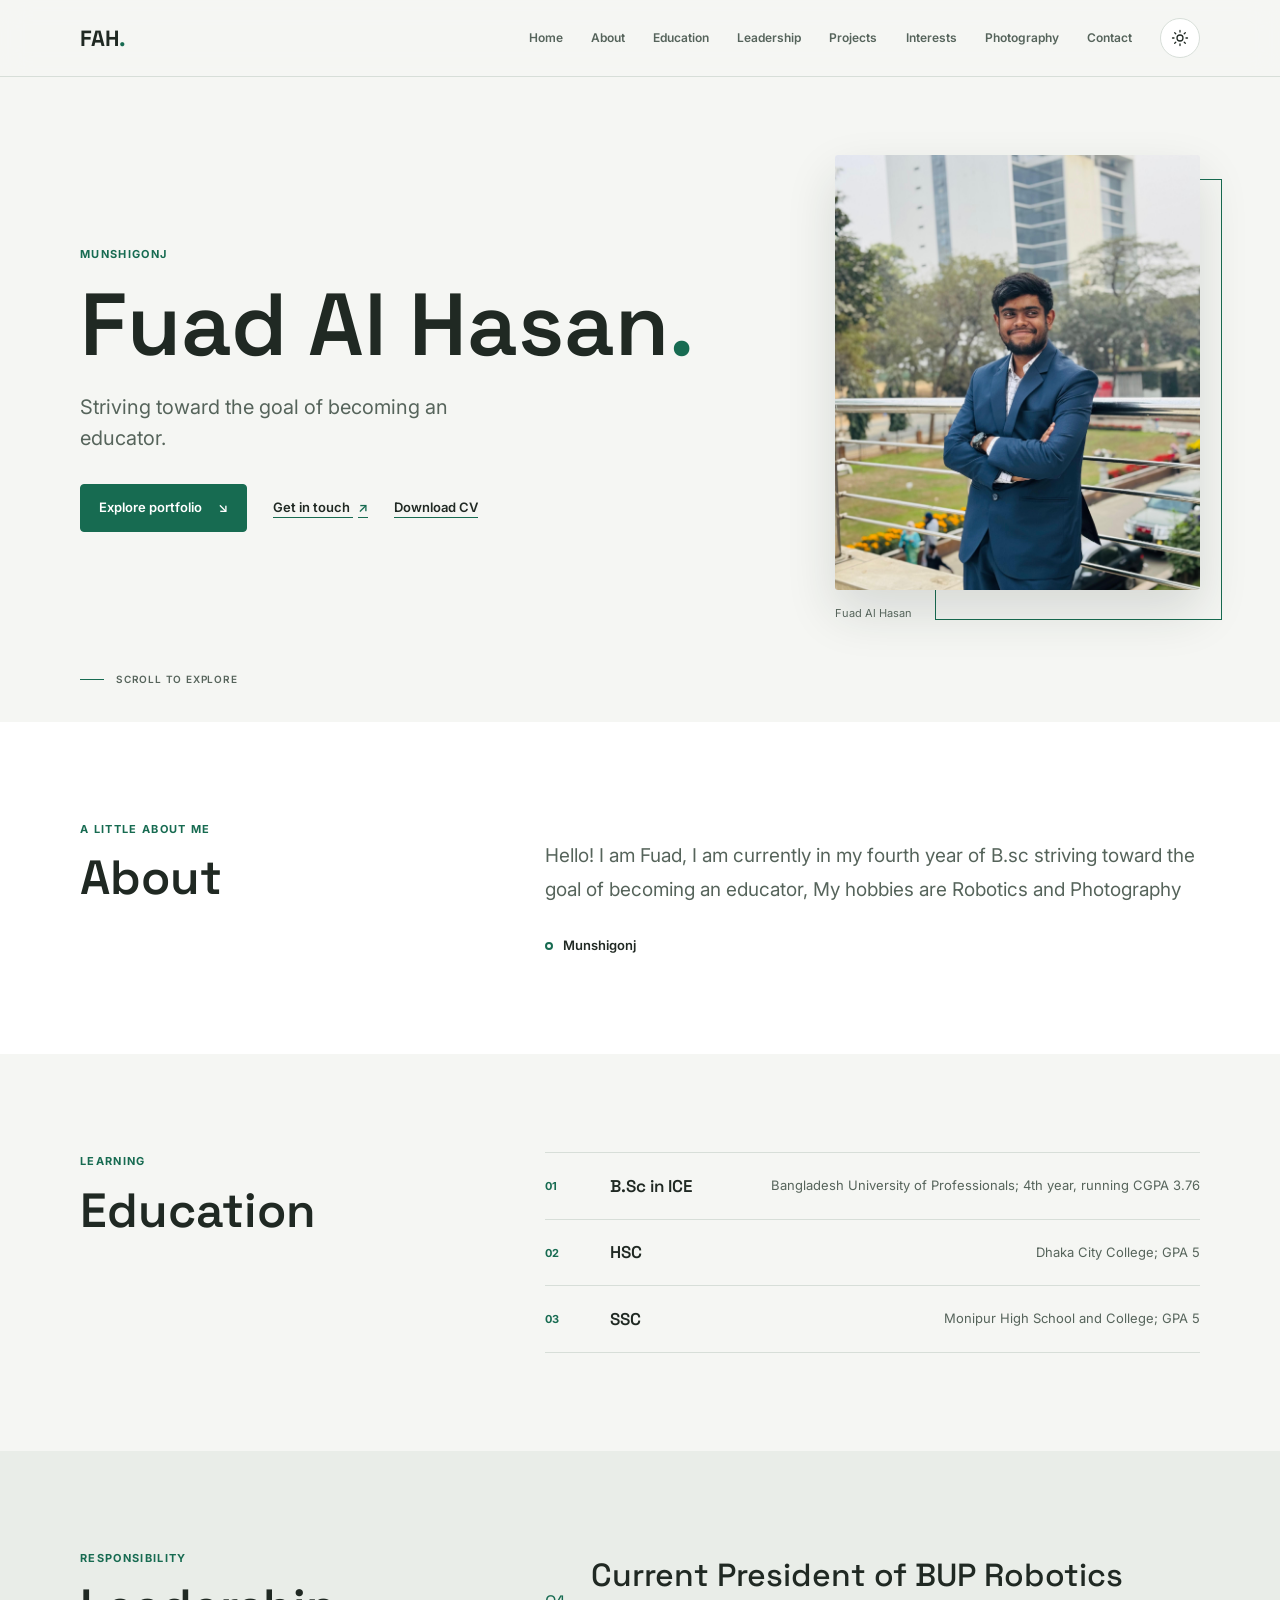
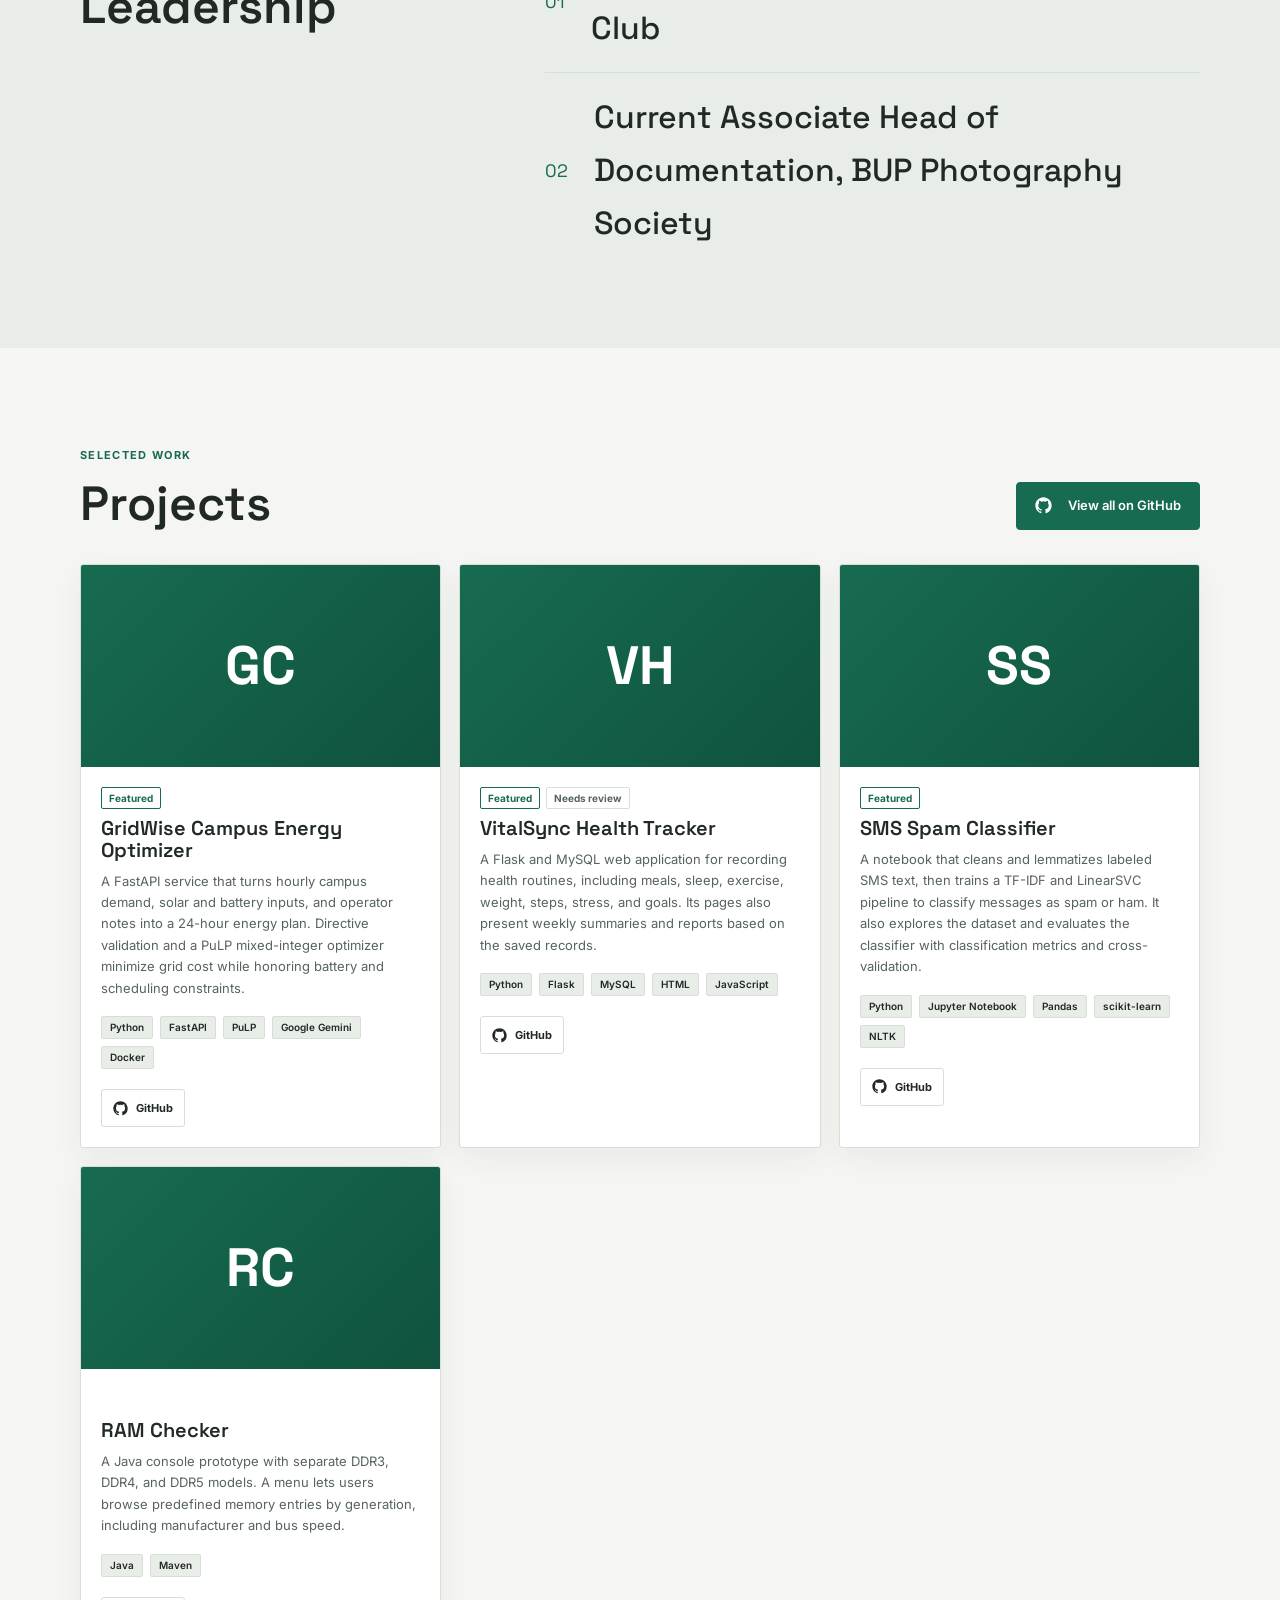
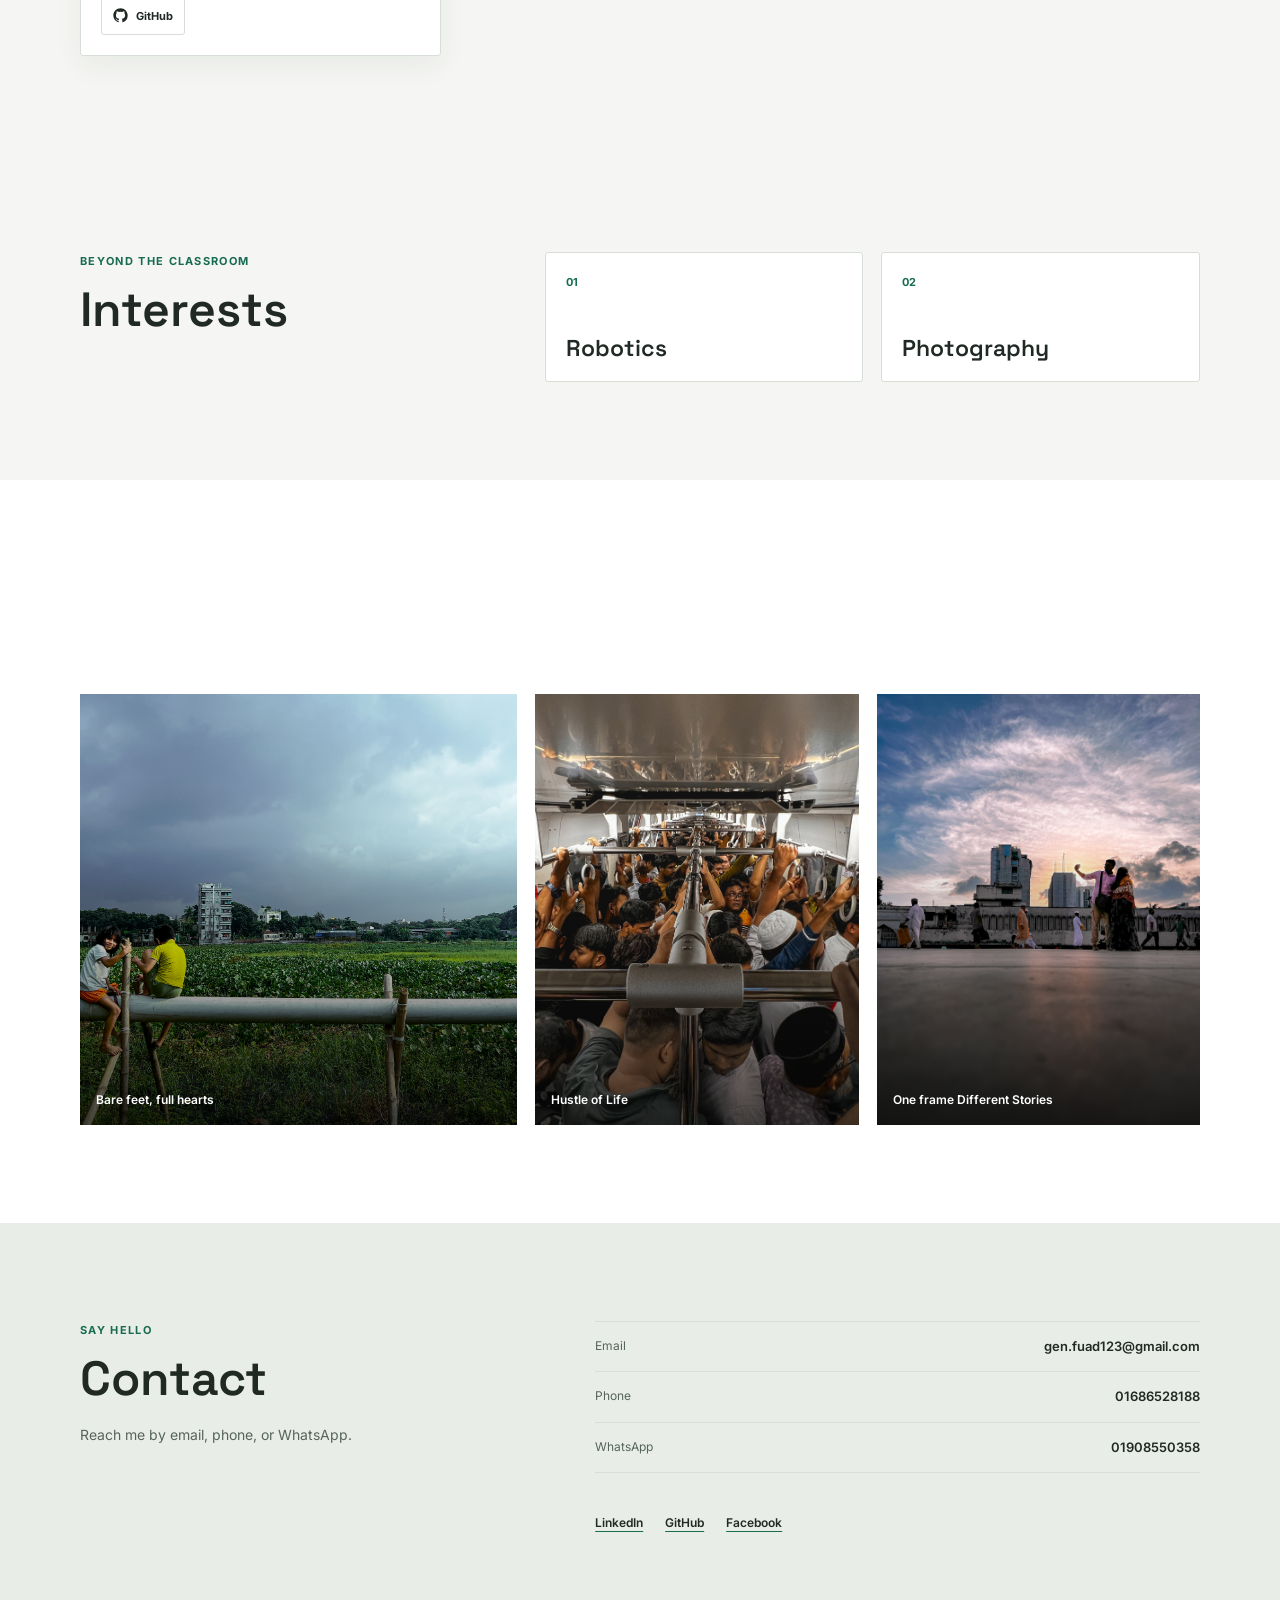
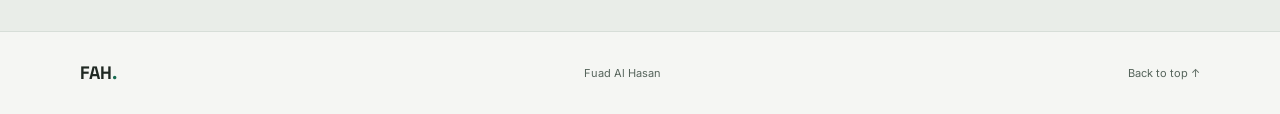
<file: index.html>
<!doctype html>
<html lang="en">
<head>
  <meta charset="utf-8">
  <meta name="viewport" content="width=device-width, initial-scale=1">
  <meta name="theme-color" content="#f5f6f3">
  <meta name="description" content="Fuad Al Hasan's personal portfolio.">
  <title>Fuad Al Hasan | Portfolio</title>
  <link rel="icon" href="assets/favicon.svg" type="image/svg+xml">
  <link rel="preconnect" href="https://fonts.googleapis.com">
  <link rel="preconnect" href="https://fonts.gstatic.com" crossorigin>
  <link href="https://fonts.googleapis.com/css2?family=Inter:wght@400;500;600;700&family=Space+Grotesk:wght@500;600;700&display=swap" rel="stylesheet">
  <script>(() => { const saved = localStorage.getItem('fuad-portfolio-theme'); const system = matchMedia('(prefers-color-scheme: dark)').matches ? 'dark' : 'light'; document.documentElement.dataset.theme = saved || system; })();</script>
  <link rel="stylesheet" href="css/themes.css">
  <link rel="stylesheet" href="css/main.css">
  <link rel="stylesheet" href="css/responsive.css">
  <script src="js/data.js" defer></script>
  <script src="js/theme.js" defer></script>
  <script src="js/contact.js" defer></script>
  <script src="js/main.js" defer></script>
</head>
<body>
  <a class="skip-link" href="#main-content">Skip to content</a>
  <header class="site-header"><nav class="site-nav page-shell" aria-label="Main navigation">
    <a class="site-nav__brand" href="index.html" aria-label="Fuad Al Hasan, home">FAH<span>.</span></a>
    <button class="site-nav__menu-toggle" type="button" aria-expanded="false" aria-controls="site-menu" aria-label="Open navigation menu"><span></span><span></span></button>
    <div class="site-nav__menu" id="site-menu">
      <a class="site-nav__link" href="#home">Home</a><a class="site-nav__link" href="#about">About</a>
      <a class="site-nav__link" href="#education">Education</a><a class="site-nav__link" href="#leadership">Leadership</a>
      <a class="site-nav__link" href="#projects">Projects</a><a class="site-nav__link" href="#interests">Interests</a>
      <a class="site-nav__link" href="photography.html">Photography</a>
      <a class="site-nav__link" href="#contact">Contact</a>
      <button class="theme-toggle" type="button" aria-label="Switch to dark theme" title="Switch theme">
        <svg class="theme-toggle__icon theme-toggle__icon--sun" viewBox="0 0 24 24" aria-hidden="true"><circle cx="12" cy="12" r="4"></circle><path d="M12 2v2m0 16v2M4.93 4.93l1.42 1.42m11.3 11.3 1.42 1.42M2 12h2m16 0h2M4.93 19.07l1.42-1.42m11.3-11.3 1.42-1.42"></path></svg>
        <svg class="theme-toggle__icon theme-toggle__icon--moon" viewBox="0 0 24 24" aria-hidden="true"><path d="M20.2 15.1A8.5 8.5 0 0 1 8.9 3.8 8.5 8.5 0 1 0 20.2 15.1Z"></path></svg>
      </button>
    </div>
  </nav></header>
  <main id="main-content">
    <section class="hero page-shell reveal" id="home" aria-labelledby="hero-title">
      <div class="hero__copy"><p class="eyebrow" data-profile="hometown"></p><h1 id="hero-title"><span data-profile="name"></span><span class="hero__period">.</span></h1>
        <p class="hero__tagline" data-profile="tagline"></p><div class="hero__actions"><a class="button button--primary" href="#about">Explore portfolio <span aria-hidden="true">↘</span></a><a class="text-link" href="#contact">Get in touch <span aria-hidden="true">↗</span></a><a class="text-link" data-cv-download></a></div>
      </div>
      <figure class="hero__portrait"><img src="assets/images/profile.jpg" alt="Portrait of Fuad Al Hasan" fetchpriority="high"><figcaption data-profile="name"></figcaption></figure>
      <a class="hero__scroll" href="#about" aria-label="Scroll to About section"><span></span> Scroll to explore</a>
    </section>
    <section class="content-section content-section--about" id="about" aria-labelledby="about-title"><div class="page-shell section-grid reveal"><div class="section-heading"><p class="eyebrow">A little about me</p><h2 id="about-title">About</h2></div><div class="section-body"><p class="about__bio" data-profile="bio"></p><p class="about__location"><span class="about__location-mark" aria-hidden="true"></span><span data-profile="hometown"></span></p></div></div></section>
    <section class="content-section" id="education" aria-labelledby="education-title"><div class="page-shell section-grid reveal"><div class="section-heading"><p class="eyebrow">Learning</p><h2 id="education-title">Education</h2></div><div class="education-list" id="education-list"></div></div></section>
    <section class="content-section content-section--soft" id="leadership" aria-labelledby="leadership-title"><div class="page-shell section-grid reveal"><div class="section-heading"><p class="eyebrow">Responsibility</p><h2 id="leadership-title">Leadership</h2></div><div class="leadership-list" id="leadership-list"></div></div></section>
    <section class="content-section content-section--projects" id="projects" aria-labelledby="projects-title"><div class="page-shell">
      <div class="projects-intro reveal"><div class="section-heading"><p class="eyebrow">Selected work</p><h2 id="projects-title">Projects</h2></div>
        <a class="button button--primary projects-intro__link" href="https://github.com/CoderPanda1463" target="_blank" rel="noopener noreferrer">
          <svg viewBox="0 0 24 24" aria-hidden="true"><path d="M12 .5C5.65.5.5 5.65.5 12c0 5.1 3.3 9.43 7.87 10.96.58.11.79-.25.79-.56v-2.06c-3.2.7-3.87-1.35-3.87-1.35-.52-1.33-1.28-1.68-1.28-1.68-1.05-.72.08-.7.08-.7 1.16.08 1.77 1.19 1.77 1.19 1.03 1.77 2.69 1.26 3.34.96.1-.74.4-1.26.73-1.55-2.55-.29-5.24-1.28-5.24-5.7 0-1.26.45-2.28 1.19-3.09-.12-.29-.52-1.47.11-3.06 0 0 .97-.31 3.16 1.18a10.9 10.9 0 0 1 5.75 0c2.19-1.49 3.16-1.18 3.16-1.18.63 1.59.23 2.77.11 3.06.74.81 1.19 1.83 1.19 3.09 0 4.43-2.7 5.41-5.27 5.69.41.35.78 1.03.78 2.08v3.09c0 .31.21.68.8.56A11.5 11.5 0 0 0 23.5 12C23.5 5.65 18.35.5 12 .5z"></path></svg>
          View all on GitHub
        </a>
      </div>
      <div class="projects-grid" id="projects-list" aria-label="Selected GitHub projects"></div>
    </div></section>
    <section class="content-section" id="interests" aria-labelledby="interests-title"><div class="page-shell section-grid reveal"><div class="section-heading"><p class="eyebrow">Beyond the classroom</p><h2 id="interests-title">Interests</h2></div><div class="interest-list" id="interest-list"></div></div></section>
    <section class="content-section content-section--gallery" aria-labelledby="featured-title"><div class="page-shell"><div class="gallery-intro reveal"><div><p class="eyebrow">Through my lens</p><h2 id="featured-title">Photography</h2></div><a class="text-link" href="photography.html">View all photos <span aria-hidden="true">↗</span></a></div><div class="featured-grid" id="featured-photos"></div></div></section>
    <section class="content-section content-section--contact" id="contact" aria-labelledby="contact-title"><div class="page-shell contact-layout reveal"><div class="contact-layout__intro"><p class="eyebrow">Say hello</p><h2 id="contact-title">Contact</h2><p>Reach me by email, phone, or WhatsApp.</p></div><div class="contact-layout__details" id="contact-details"></div><div class="social-links" id="social-links" aria-label="Social links"></div></div></section>
  </main>
  <footer class="site-footer"><div class="page-shell site-footer__inner"><a class="site-footer__brand" href="#home">FAH<span>.</span></a><p data-profile="name"></p><a class="site-footer__top" href="#home">Back to top ↑</a></div></footer>
</body>
</html>
</file>
<file: css/themes.css>
:root {
  color-scheme: light;
  --color-bg: #f5f6f3;
  --color-surface: #ffffff;
  --color-surface-muted: #e9ede8;
  --color-text: #202923;
  --color-text-muted: #56645b;
  --color-accent: #176b51;
  --color-accent-strong: #10533f;
  --color-accent-contrast: #ffffff;
  --color-line: #d7ded8;
  --color-shadow: 28, 43, 34;
  --color-overlay: rgba(11, 17, 13, 0.94);
  --color-on-image: #ffffff;
  --color-image-gradient: rgba(0, 0, 0, 0.72);
  --color-image-gradient-deep: rgba(0, 0, 0, 0.78);
  --color-lightbox-muted: #c4cdc6;
  --color-lightbox-control-border: rgba(255, 255, 255, 0.45);
  --color-lightbox-control-bg: rgba(10, 16, 12, 0.5);
  --color-lightbox-control-hover-border: #ffffff;
  --color-lightbox-control-hover-bg: rgba(255, 255, 255, 0.16);
}
:root[data-theme="dark"] {
  color-scheme: dark;
  --color-bg: #151b17;
  --color-surface: #1d2620;
  --color-surface-muted: #27332b;
  --color-text: #eef3ee;
  --color-text-muted: #bdc9bf;
  --color-accent: #79d0a4;
  --color-accent-strong: #96e2b8;
  --color-accent-contrast: #122119;
  --color-line: #39473d;
  --color-shadow: 0, 0, 0;
  --color-overlay: rgba(4, 8, 5, 0.96);
  --color-on-image: #ffffff;
  --color-image-gradient: rgba(0, 0, 0, 0.72);
  --color-image-gradient-deep: rgba(0, 0, 0, 0.78);
  --color-lightbox-muted: #c4cdc6;
  --color-lightbox-control-border: rgba(255, 255, 255, 0.45);
  --color-lightbox-control-bg: rgba(10, 16, 12, 0.5);
  --color-lightbox-control-hover-border: #ffffff;
  --color-lightbox-control-hover-bg: rgba(255, 255, 255, 0.16);
}
</file>
<file: css/main.css>
* { box-sizing: border-box; }
html { scroll-behavior: smooth; scroll-padding-top: 6rem; }
body { margin: 0; background: var(--color-bg); color: var(--color-text); font-family: 'Inter', sans-serif; font-size: 16px; line-height: 1.65; transition: background-color 220ms ease, color 220ms ease; }
body, button, a { -webkit-tap-highlight-color: transparent; }
button, a { font: inherit; }
a { color: inherit; }
img { display: block; max-width: 100%; }
::selection { background: var(--color-accent); color: var(--color-accent-contrast); }
:focus-visible { outline: 3px solid var(--color-accent); outline-offset: 4px; }
.page-shell { width: min(1120px, calc(100% - 64px)); margin-inline: auto; }
.skip-link { position: fixed; z-index: 30; top: 12px; left: 12px; padding: 10px 14px; transform: translateY(-160%); border-radius: 4px; background: var(--color-text); color: var(--color-bg); }
.skip-link:focus { transform: translateY(0); }
.site-header { position: sticky; z-index: 20; top: 0; border-bottom: 1px solid var(--color-line); background: color-mix(in srgb, var(--color-bg) 92%, transparent); backdrop-filter: blur(14px); }
.site-nav { display: flex; min-height: 76px; align-items: center; justify-content: space-between; gap: 24px; }
.site-nav__brand, .site-footer__brand { color: var(--color-text); font-family: 'Space Grotesk', sans-serif; font-size: 22px; font-weight: 700; text-decoration: none; }
.site-nav__brand span, .site-footer__brand span { color: var(--color-accent); }
.site-nav__menu { display: flex; align-items: center; gap: clamp(14px, 2.2vw, 29px); }
.site-nav__link { color: var(--color-text-muted); font-size: 12px; font-weight: 600; text-decoration: none; transition: color 160ms ease; }
.site-nav__link:hover, .site-nav__link--active { color: var(--color-accent); }
.theme-toggle { display: grid; width: 40px; height: 40px; flex: none; place-items: center; border: 1px solid var(--color-line); border-radius: 50%; background: var(--color-surface); color: var(--color-text); cursor: pointer; transition: border-color 160ms ease, transform 160ms ease; }
.theme-toggle:hover { border-color: var(--color-accent); transform: rotate(-8deg); }
.theme-toggle__icon { width: 18px; height: 18px; fill: none; stroke: currentColor; stroke-linecap: round; stroke-linejoin: round; stroke-width: 1.7; }
:root[data-theme="light"] .theme-toggle__icon--moon, :root[data-theme="dark"] .theme-toggle__icon--sun { display: none; }
.site-nav__menu-toggle { display: none; }
.hero { position: relative; display: grid; min-height: 610px; grid-template-columns: 1.2fr 0.8fr; align-items: center; gap: 8%; padding-block: 78px 100px; }
.hero__copy { position: relative; z-index: 1; }
.eyebrow { margin: 0 0 14px; color: var(--color-accent); font-size: 11px; font-weight: 700; letter-spacing: 0.12em; text-transform: uppercase; }
h1, h2, h3 { margin-top: 0; font-family: 'Space Grotesk', sans-serif; font-weight: 600; line-height: 1.08; }
.hero h1 { max-width: 700px; margin-bottom: 20px; font-size: clamp(54px, 7vw, 88px); }
.hero__period, .gallery-heading h1 span { color: var(--color-accent); }
.hero__tagline { max-width: 450px; margin-bottom: 30px; color: var(--color-text-muted); font-size: 20px; line-height: 1.55; }
.hero__actions { display: flex; flex-wrap: wrap; align-items: center; gap: 26px; }
.button { display: inline-flex; min-height: 48px; align-items: center; justify-content: center; gap: 16px; padding: 11px 18px; border: 1px solid var(--color-accent); border-radius: 4px; text-decoration: none; font-size: 13px; font-weight: 600; transition: transform 160ms ease, background-color 160ms ease; }
.button:hover { transform: translateY(-2px); }
.button--primary { background: var(--color-accent); color: var(--color-accent-contrast); }
.button--primary:hover { background: var(--color-accent-strong); }
.text-link { color: var(--color-text); font-size: 13px; font-weight: 600; text-decoration-color: var(--color-accent); text-underline-offset: 5px; }
.text-link span { margin-left: 5px; color: var(--color-accent); }
.hero__portrait { position: relative; justify-self: end; width: min(100%, 365px); margin: 0; }
.hero__portrait::before { position: absolute; z-index: -1; top: 24px; right: -22px; width: 78%; height: 94%; border: 1px solid var(--color-accent); content: ''; }
.hero__portrait img { width: 100%; aspect-ratio: 0.84; object-fit: cover; object-position: center; border-radius: 3px; box-shadow: 0 22px 50px rgba(var(--color-shadow), 0.14); }
.hero__portrait figcaption { margin-top: 14px; color: var(--color-text-muted); font-size: 11px; }
.hero__scroll { position: absolute; bottom: 34px; left: 0; display: flex; align-items: center; gap: 12px; color: var(--color-text-muted); font-size: 10px; font-weight: 600; letter-spacing: 0.08em; text-decoration: none; text-transform: uppercase; }
.hero__scroll span { width: 24px; height: 1px; background: var(--color-accent); }
.content-section { padding-block: 98px; }
.content-section--about, .content-section--gallery { background: var(--color-surface); }
.content-section--soft, .content-section--contact { background: var(--color-surface-muted); }
.section-grid { display: grid; grid-template-columns: 0.7fr 1.3fr; gap: 10%; }
.section-heading h2, .gallery-intro h2, .contact-layout h2 { margin-bottom: 0; font-size: clamp(34px, 4vw, 48px); }
.section-body { max-width: 650px; }
.about__bio { margin-bottom: 28px; color: var(--color-text-muted); font-size: 19px; line-height: 1.8; }
.about__location { display: flex; align-items: center; gap: 10px; margin: 0; font-size: 13px; font-weight: 600; }
.about__location-mark { width: 8px; height: 8px; border: 2px solid var(--color-accent); border-radius: 50%; }
.education-list { border-top: 1px solid var(--color-line); }
.education-item { display: grid; grid-template-columns: 45px 1fr auto; align-items: center; gap: 20px; padding: 22px 0; border-bottom: 1px solid var(--color-line); }
.education-item__number, .interest-item__number { color: var(--color-accent); font-size: 11px; font-weight: 700; }
.education-item h3 { margin: 0; font-size: 17px; }
.education-item p { margin: 0; color: var(--color-text-muted); font-size: 13px; }
.leadership__content { display: flex; align-items: center; gap: 26px; min-height: 84px; }
.leadership-list { display: grid; gap: 18px; }
.leadership-list .leadership__content + .leadership__content { padding-top: 18px; border-top: 1px solid var(--color-line); }
.leadership__index { color: var(--color-accent); font-family: 'Space Grotesk', sans-serif; font-size: 18px; }
.leadership__content p { margin: 0; font-family: 'Space Grotesk', sans-serif; font-size: clamp(21px, 3vw, 32px); font-weight: 500; }
.projects-intro { display: flex; align-items: end; justify-content: space-between; gap: 24px; margin-bottom: 34px; }
.projects-intro__link svg { width: 17px; height: 17px; fill: currentColor; }
.projects-grid { display: grid; grid-template-columns: repeat(3, minmax(0, 1fr)); align-items: stretch; gap: 18px; }
.project-card { min-width: 0; overflow: hidden; border: 1px solid var(--color-line); border-radius: 3px; background: var(--color-surface); box-shadow: 0 10px 28px rgba(var(--color-shadow), 0.06); transition: border-color 180ms ease, box-shadow 180ms ease, opacity 650ms ease, transform 650ms ease; }
.project-card.reveal:hover, .project-card.reveal:focus-within { border-color: var(--color-accent); box-shadow: 0 16px 36px rgba(var(--color-shadow), 0.12); transform: translateY(-4px); }
.project-card:nth-child(3n + 2) { transition-delay: 80ms; }
.project-card:nth-child(3n) { transition-delay: 150ms; }
.project-card__art { display: grid; aspect-ratio: 16 / 9; place-items: center; overflow: hidden; background: linear-gradient(135deg, var(--color-accent), var(--color-accent-strong)); color: var(--color-accent-contrast); }
.project-card__art img { width: 100%; height: 100%; object-fit: cover; }
.project-card__monogram { font-family: 'Space Grotesk', sans-serif; font-size: 54px; font-weight: 700; line-height: 1; }
.project-card__content { display: flex; min-height: 270px; flex-direction: column; padding: 20px; }
.project-card__flags { display: flex; min-height: 22px; flex-wrap: wrap; gap: 6px; margin-bottom: 9px; }
.project-card__flag { display: inline-flex; align-items: center; min-height: 21px; padding: 2px 7px; border: 1px solid var(--color-line); border-radius: 2px; color: var(--color-text-muted); font-size: 10px; font-weight: 700; }
.project-card__flag--featured { border-color: var(--color-accent); color: var(--color-accent); }
.project-card__title { margin: 0 0 9px; font-size: 20px; overflow-wrap: anywhere; }
.project-card__description { margin: 0 0 17px; color: var(--color-text-muted); font-size: 13px; line-height: 1.65; }
.project-card__tags { display: flex; flex-wrap: wrap; gap: 7px; margin: 0 0 20px; padding: 0; list-style: none; }
.project-card__tags li { padding: 4px 8px; border: 1px solid var(--color-line); border-radius: 2px; background: var(--color-surface-muted); color: var(--color-text); font-size: 10px; font-weight: 600; line-height: 1.3; }
.project-card__actions { display: flex; flex-wrap: wrap; gap: 8px; margin-top: auto; }
.project-card__link { display: inline-flex; min-height: 38px; align-items: center; justify-content: center; gap: 8px; padding: 7px 11px; border: 1px solid var(--color-line); border-radius: 3px; background: var(--color-surface); color: var(--color-text); font-size: 11px; font-weight: 700; text-decoration: none; transition: border-color 160ms ease, background-color 160ms ease, color 160ms ease; }
.project-card__link:hover { border-color: var(--color-accent); color: var(--color-accent); }
.project-card__link svg { width: 15px; height: 15px; flex: none; }
.project-card__link--demo { border-color: var(--color-accent); background: var(--color-accent); color: var(--color-accent-contrast); }
.project-card__link--demo:hover { background: var(--color-accent-strong); color: var(--color-accent-contrast); }
.interest-list { display: grid; grid-template-columns: 1fr 1fr; gap: 18px; }
.interest-item { display: flex; min-height: 130px; flex-direction: column; justify-content: space-between; padding: 20px; border: 1px solid var(--color-line); border-radius: 3px; background: var(--color-surface); }
.interest-item h3 { margin: 10px 0 0; font-size: 23px; }
.gallery-intro { display: flex; align-items: end; justify-content: space-between; gap: 24px; margin-bottom: 32px; }
.featured-grid { display: grid; grid-template-columns: 1.15fr 0.85fr 0.85fr; align-items: stretch; gap: 18px; }
.featured-photo { position: relative; min-height: 260px; overflow: hidden; background: var(--color-surface-muted); color: var(--color-on-image); text-decoration: none; }
.featured-photo img { width: 100%; height: 100%; min-height: 260px; object-fit: cover; transition: transform 400ms ease; }
.featured-photo::after { position: absolute; inset: 35% 0 0; background: linear-gradient(transparent, var(--color-image-gradient)); content: ''; pointer-events: none; }
.featured-photo:hover img { transform: scale(1.04); }
.featured-photo span { position: absolute; z-index: 1; right: 16px; bottom: 15px; left: 16px; font-size: 12px; font-weight: 600; }
.contact-layout { display: grid; grid-template-columns: 0.8fr 1.2fr; gap: 30px 10%; }
.contact-layout__intro > p:last-child { margin: 18px 0 0; color: var(--color-text-muted); font-size: 14px; }
.contact-layout__details { display: grid; grid-template-columns: 1fr; }
.contact-item { display: flex; justify-content: space-between; gap: 20px; padding: 14px 0; border-bottom: 1px solid var(--color-line); text-decoration: none; }
.contact-item:first-child { border-top: 1px solid var(--color-line); }
.contact-item__label { color: var(--color-text-muted); font-size: 12px; }
.contact-item__value { color: var(--color-text); font-size: 13px; font-weight: 600; text-align: right; }
.contact-item:hover .contact-item__value { color: var(--color-accent); }
.social-links { display: flex; grid-column: 2; flex-wrap: wrap; gap: 22px; padding-top: 10px; }
.social-links a { font-size: 12px; font-weight: 600; text-decoration-color: var(--color-accent); text-underline-offset: 4px; }
.site-footer { border-top: 1px solid var(--color-line); background: var(--color-bg); }
.site-footer__inner { display: flex; min-height: 82px; align-items: center; justify-content: space-between; gap: 20px; }
.site-footer__brand { font-size: 18px; }
.site-footer__inner p, .site-footer__top { margin: 0; color: var(--color-text-muted); font-size: 11px; text-decoration: none; }
.site-footer__top:hover { color: var(--color-accent); }
.reveal { opacity: 0; transform: translateY(18px); transition: opacity 650ms ease, transform 650ms ease; }
.reveal.is-visible { opacity: 1; transform: translateY(0); }
@media (prefers-reduced-motion: reduce) { *, *::before, *::after { scroll-behavior: auto !important; animation-duration: 0.01ms !important; transition-duration: 0.01ms !important; } }
</file>
<file: css/responsive.css>
@media (max-width: 900px) {
  .site-nav__menu { gap: 13px; }
  .site-nav__link { font-size: 11px; }
  .hero { min-height: 560px; grid-template-columns: 1.05fr 0.8fr; gap: 6%; }
  .section-grid { gap: 7%; }
  .education-item { grid-template-columns: 34px 1fr; gap: 12px; }
  .education-item p { grid-column: 2; }
  .projects-grid { grid-template-columns: repeat(2, minmax(0, 1fr)); gap: 14px; }
}
@media (max-width: 700px) {
  html { scroll-padding-top: 5rem; }
  .page-shell { width: min(100% - 40px, 540px); }
  .site-nav { min-height: 66px; }
  .site-nav__menu-toggle { display: flex; width: 40px; height: 40px; flex-direction: column; align-items: center; justify-content: center; gap: 5px; border: 1px solid var(--color-line); border-radius: 50%; background: var(--color-surface); cursor: pointer; }
  .site-nav__menu-toggle span { width: 15px; height: 1.5px; background: var(--color-text); transition: transform 160ms ease; }
  .site-nav__menu-toggle[aria-expanded="true"] span:first-child { transform: translateY(3.25px) rotate(45deg); }
  .site-nav__menu-toggle[aria-expanded="true"] span:last-child { transform: translateY(-3.25px) rotate(-45deg); }
  .site-nav__menu { position: absolute; top: 65px; right: 0; left: 0; display: none; align-items: stretch; gap: 0; padding: 8px 20px 18px; border-bottom: 1px solid var(--color-line); background: var(--color-bg); box-shadow: 0 14px 20px rgba(var(--color-shadow), 0.08); }
  .site-nav__menu--open { display: flex; flex-direction: column; }
  .site-nav__link { padding: 10px 2px; font-size: 13px; }
  .theme-toggle { margin-top: 8px; }
  .hero { min-height: 0; grid-template-columns: 1fr; gap: 42px; padding-block: 75px 94px; }
  .hero h1 { max-width: 540px; font-size: clamp(50px, 12vw, 72px); }
  .hero__tagline { max-width: 400px; font-size: 18px; }
  .hero__portrait { width: min(78%, 330px); justify-self: center; margin-right: 14px; }
  .hero__scroll { bottom: 30px; }
  .content-section { padding-block: 70px; }
  .section-grid { grid-template-columns: 1fr; gap: 28px; }
  .section-heading h2, .gallery-intro h2, .contact-layout h2 { font-size: 38px; }
  .projects-intro { align-items: start; flex-direction: column; margin-bottom: 24px; }
  .projects-grid { grid-template-columns: 1fr; gap: 14px; }
  .project-card__content { min-height: 0; padding: 18px; }
  .about__bio { font-size: 17px; }
  .education-item { grid-template-columns: 35px 1fr; gap: 10px; padding-block: 18px; }
  .education-item p { font-size: 12px; }
  .leadership__content { min-height: 60px; }
  .interest-item { min-height: 112px; padding: 16px; }
  .interest-item h3 { font-size: 19px; }
  .gallery-intro { align-items: start; flex-direction: column; margin-bottom: 24px; }
  .featured-grid { grid-template-columns: 1fr 1fr; gap: 12px; }
  .featured-photo:first-child { grid-column: 1 / -1; }
  .featured-photo, .featured-photo img { min-height: 190px; }
  .featured-photo:first-child, .featured-photo:first-child img { min-height: 245px; }
  .contact-layout { grid-template-columns: 1fr; gap: 26px; }
  .social-links { grid-column: 1; }
  .site-footer__inner { min-height: 72px; }
}
@media (max-width: 390px) {
  .page-shell { width: calc(100% - 32px); }
  .hero h1 { font-size: 47px; }
  .hero__actions { align-items: flex-start; flex-direction: column; gap: 17px; }
  .interest-list { gap: 10px; }
  .interest-item { min-height: 100px; padding: 12px; }
  .interest-item h3 { font-size: 17px; }
  .contact-item { align-items: flex-start; flex-direction: column; gap: 3px; }
  .contact-item__value { text-align: left; overflow-wrap: anywhere; }
}
</file>
